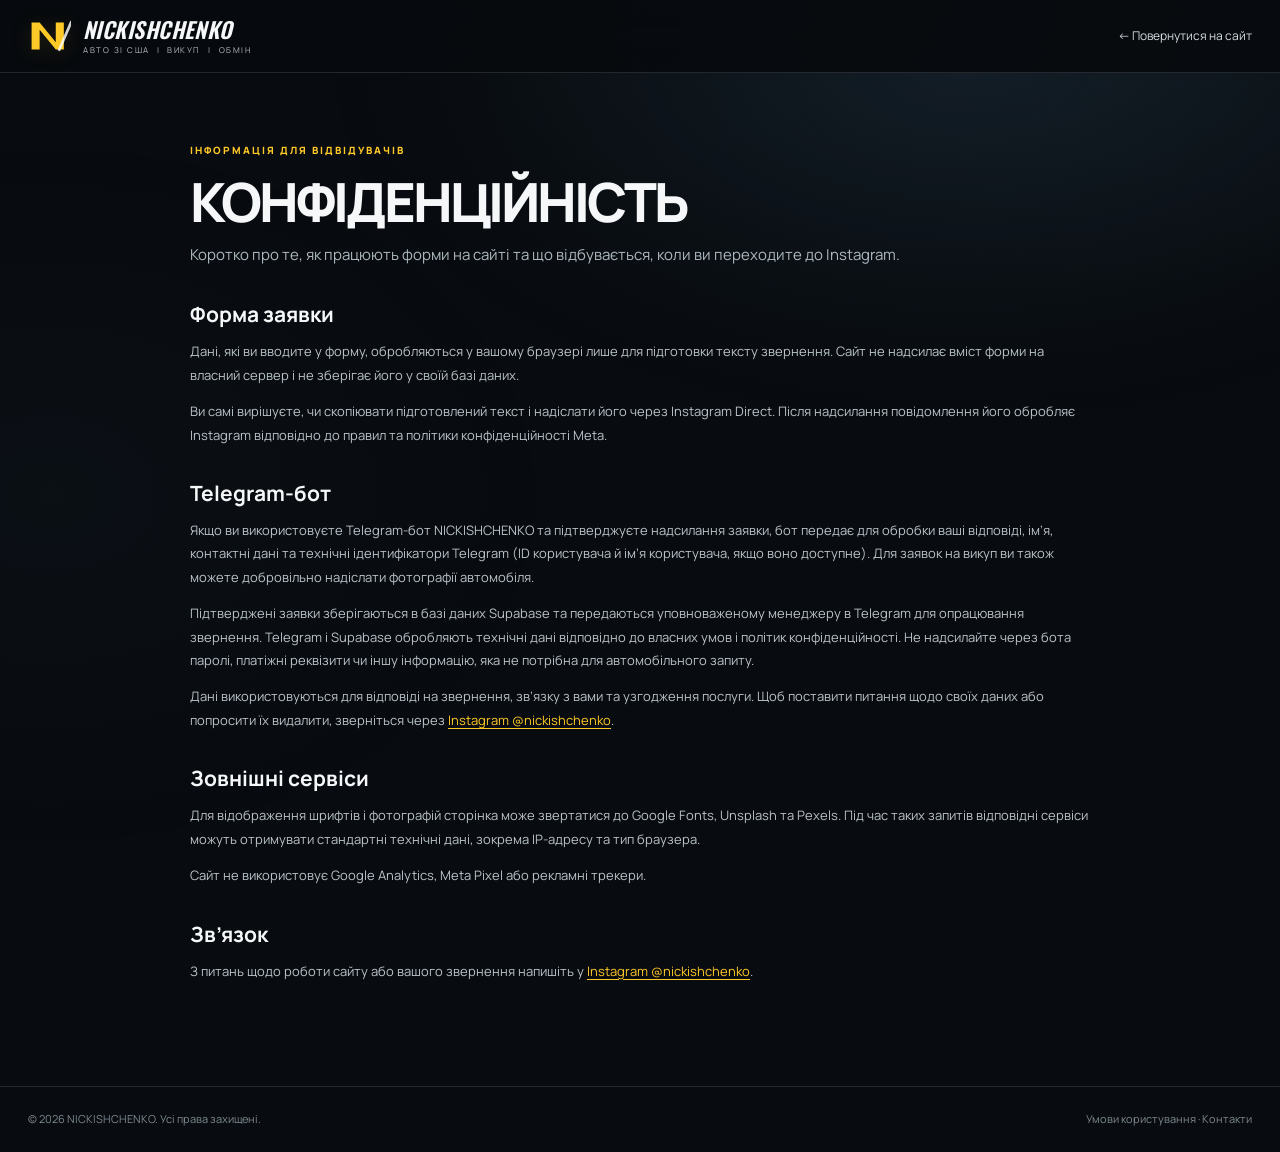
<file: privacy.html>
<!doctype html>
<html lang="uk">
<head>
  <meta charset="utf-8">
  <meta name="viewport" content="width=device-width, initial-scale=1">
  <meta name="theme-color" content="#080b0f">
  <meta name="robots" content="index,follow">
  <meta name="description" content="Як NICKISHCHENKO обробляє звернення через сайт і Telegram-бот.">
  <title>Конфіденційність — NICKISHCHENKO</title>
  <link rel="icon" href="assets/favicon.svg" type="image/svg+xml">
  <link rel="preconnect" href="https://fonts.googleapis.com">
  <link rel="preconnect" href="https://fonts.gstatic.com" crossorigin>
  <link href="https://fonts.googleapis.com/css2?family=Manrope:wght@400;500;600;700;800&family=Oswald:wght@500;600;700&display=swap" rel="stylesheet">
  <link rel="stylesheet" href="styles.css">
</head>
<body class="legal-page">
  <a class="skip-link" href="#legalMain">Перейти до основного вмісту</a>
  <header class="legal-header"><div class="wrap nav">
    <a class="brand" href="index.html#top" aria-label="NICKISHCHENKO — на головну"><svg class="brand-mark" aria-hidden="true" viewBox="0 0 48 42"><path d="M4 36V6h9l18 22V6h9v30h-9L13 14v22Z" fill="#ffc928"/><path d="M35 36 48 6" fill="none" stroke="#fff" stroke-width="3" stroke-linecap="square" opacity=".82"/></svg><span class="brand-copy"><span class="brand-name">NICKISHCHENKO</span><span class="brand-sub">АВТО ЗІ США&nbsp; | &nbsp;ВИКУП&nbsp; | &nbsp;ОБМІН</span></span></a>
    <a class="back-link" href="index.html#top">← Повернутися на сайт</a>
  </div></header>
  <main id="legalMain" class="legal-content">
    <div class="legal-kicker">Інформація для відвідувачів</div>
    <h1>Конфіденційність</h1>
    <p class="legal-lead">Коротко про те, як працюють форми на сайті та що відбувається, коли ви переходите до Instagram.</p>

    <h2>Форма заявки</h2>
    <p>Дані, які ви вводите у форму, обробляються у вашому браузері лише для підготовки тексту звернення. Сайт не надсилає вміст форми на власний сервер і не зберігає його у своїй базі даних.</p>
    <p>Ви самі вирішуєте, чи скопіювати підготовлений текст і надіслати його через Instagram Direct. Після надсилання повідомлення його обробляє Instagram відповідно до правил та політики конфіденційності Meta.</p>

    <h2>Telegram-бот</h2>
    <p>Якщо ви використовуєте Telegram-бот NICKISHCHENKO та підтверджуєте надсилання заявки, бот передає для обробки ваші відповіді, ім’я, контактні дані та технічні ідентифікатори Telegram (ID користувача й ім’я користувача, якщо воно доступне). Для заявок на викуп ви також можете добровільно надіслати фотографії автомобіля.</p>
    <p>Підтверджені заявки зберігаються в базі даних Supabase та передаються уповноваженому менеджеру в Telegram для опрацювання звернення. Telegram і Supabase обробляють технічні дані відповідно до власних умов і політик конфіденційності. Не надсилайте через бота паролі, платіжні реквізити чи іншу інформацію, яка не потрібна для автомобільного запиту.</p>
    <p>Дані використовуються для відповіді на звернення, зв’язку з вами та узгодження послуги. Щоб поставити питання щодо своїх даних або попросити їх видалити, зверніться через <a href="https://www.instagram.com/nickishchenko/" target="_blank" rel="noopener noreferrer">Instagram @nickishchenko</a>.</p>

    <h2>Зовнішні сервіси</h2>
    <p>Для відображення шрифтів і фотографій сторінка може звертатися до Google Fonts, Unsplash та Pexels. Під час таких запитів відповідні сервіси можуть отримувати стандартні технічні дані, зокрема IP-адресу та тип браузера.</p>
    <p>Сайт не використовує Google Analytics, Meta Pixel або рекламні трекери.</p>

    <h2>Зв’язок</h2>
    <p>З питань щодо роботи сайту або вашого звернення напишіть у <a href="https://www.instagram.com/nickishchenko/" target="_blank" rel="noopener noreferrer">Instagram @nickishchenko</a>.</p>
  </main>
  <footer class="legal-footer"><div class="wrap"><span>© <span id="legalYear">2026</span> NICKISHCHENKO. Усі права захищені.</span><span><a href="terms.html">Умови користування</a> · <a href="index.html#contacts">Контакти</a></span></div></footer>
  <script src="main.js" defer></script>
</body>
</html>
</file>
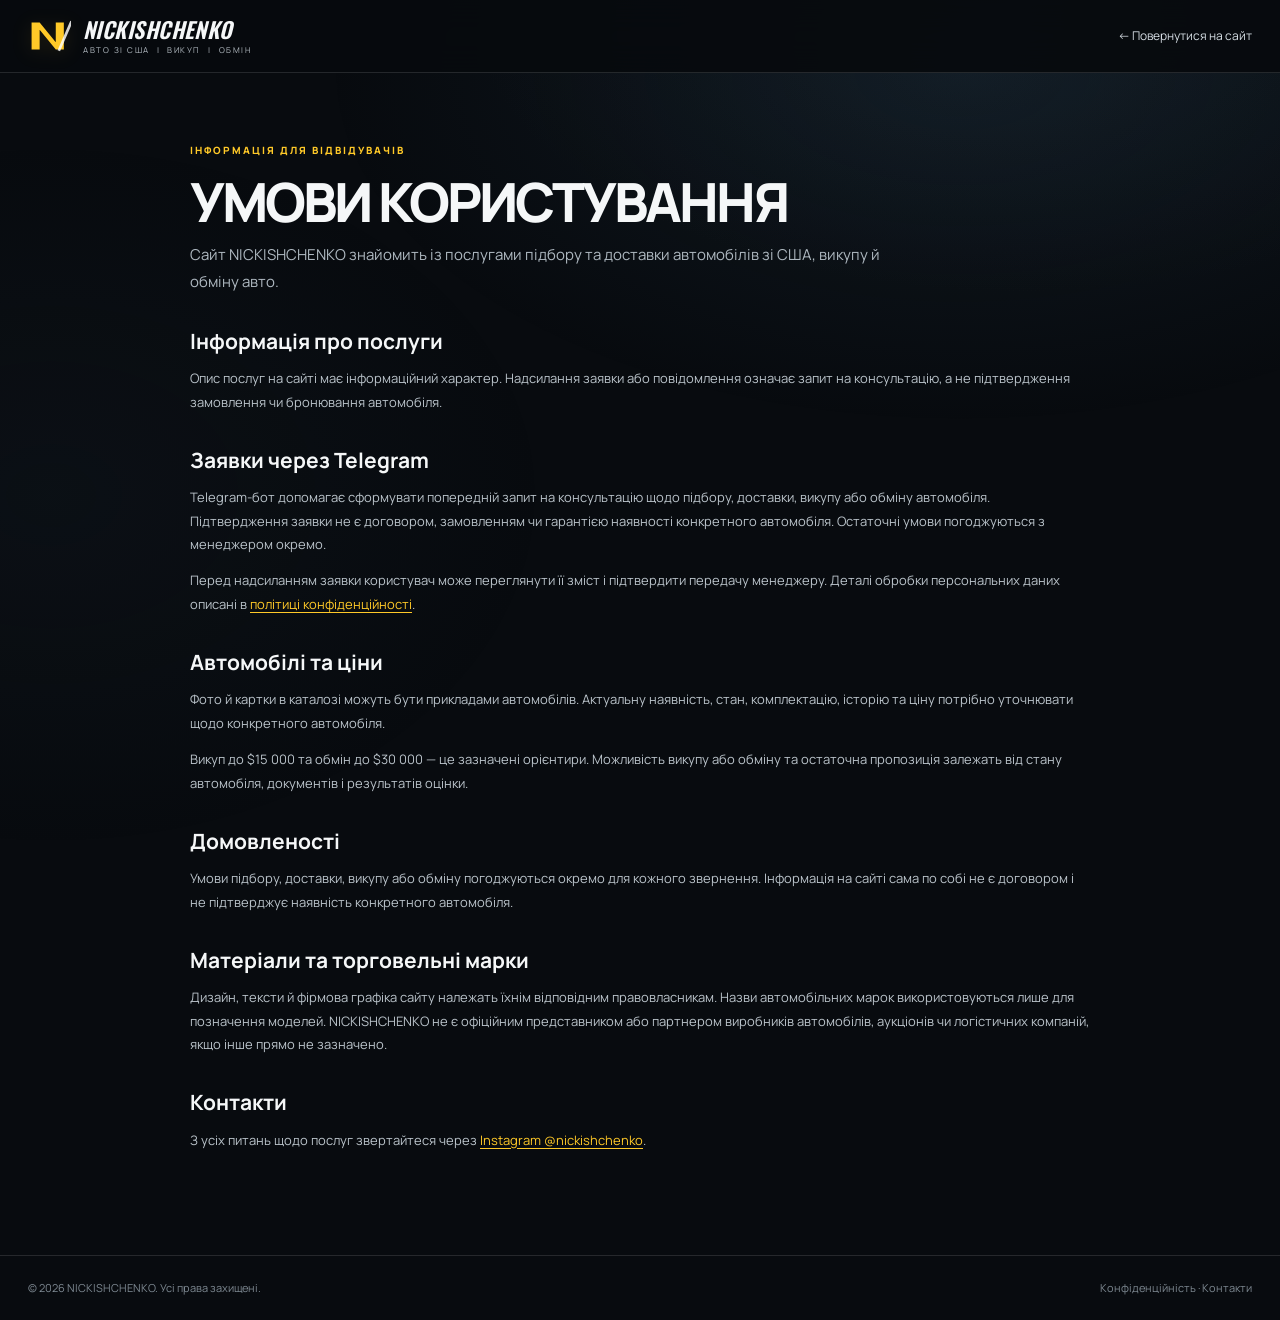
<file: terms.html>
<!doctype html>
<html lang="uk">
<head>
  <meta charset="utf-8">
  <meta name="viewport" content="width=device-width, initial-scale=1">
  <meta name="theme-color" content="#080b0f">
  <meta name="robots" content="index,follow">
  <meta name="description" content="Основні умови користування сайтом NICKISHCHENKO.">
  <title>Умови користування — NICKISHCHENKO</title>
  <link rel="icon" href="assets/favicon.svg" type="image/svg+xml">
  <link rel="preconnect" href="https://fonts.googleapis.com">
  <link rel="preconnect" href="https://fonts.gstatic.com" crossorigin>
  <link href="https://fonts.googleapis.com/css2?family=Manrope:wght@400;500;600;700;800&family=Oswald:wght@500;600;700&display=swap" rel="stylesheet">
  <link rel="stylesheet" href="styles.css">
</head>
<body class="legal-page">
  <a class="skip-link" href="#legalMain">Перейти до основного вмісту</a>
  <header class="legal-header"><div class="wrap nav">
    <a class="brand" href="index.html#top" aria-label="NICKISHCHENKO — на головну"><svg class="brand-mark" aria-hidden="true" viewBox="0 0 48 42"><path d="M4 36V6h9l18 22V6h9v30h-9L13 14v22Z" fill="#ffc928"/><path d="M35 36 48 6" fill="none" stroke="#fff" stroke-width="3" stroke-linecap="square" opacity=".82"/></svg><span class="brand-copy"><span class="brand-name">NICKISHCHENKO</span><span class="brand-sub">АВТО ЗІ США&nbsp; | &nbsp;ВИКУП&nbsp; | &nbsp;ОБМІН</span></span></a>
    <a class="back-link" href="index.html#top">← Повернутися на сайт</a>
  </div></header>
  <main id="legalMain" class="legal-content">
    <div class="legal-kicker">Інформація для відвідувачів</div>
    <h1>Умови користування</h1>
    <p class="legal-lead">Сайт NICKISHCHENKO знайомить із послугами підбору та доставки автомобілів зі США, викупу й обміну авто.</p>

    <h2>Інформація про послуги</h2>
    <p>Опис послуг на сайті має інформаційний характер. Надсилання заявки або повідомлення означає запит на консультацію, а не підтвердження замовлення чи бронювання автомобіля.</p>

    <h2>Заявки через Telegram</h2>
    <p>Telegram-бот допомагає сформувати попередній запит на консультацію щодо підбору, доставки, викупу або обміну автомобіля. Підтвердження заявки не є договором, замовленням чи гарантією наявності конкретного автомобіля. Остаточні умови погоджуються з менеджером окремо.</p>
    <p>Перед надсиланням заявки користувач може переглянути її зміст і підтвердити передачу менеджеру. Деталі обробки персональних даних описані в <a href="privacy.html">політиці конфіденційності</a>.</p>

    <h2>Автомобілі та ціни</h2>
    <p>Фото й картки в каталозі можуть бути прикладами автомобілів. Актуальну наявність, стан, комплектацію, історію та ціну потрібно уточнювати щодо конкретного автомобіля.</p>
    <p>Викуп до $15 000 та обмін до $30 000 — це зазначені орієнтири. Можливість викупу або обміну та остаточна пропозиція залежать від стану автомобіля, документів і результатів оцінки.</p>

    <h2>Домовленості</h2>
    <p>Умови підбору, доставки, викупу або обміну погоджуються окремо для кожного звернення. Інформація на сайті сама по собі не є договором і не підтверджує наявність конкретного автомобіля.</p>

    <h2>Матеріали та торговельні марки</h2>
    <p>Дизайн, тексти й фірмова графіка сайту належать їхнім відповідним правовласникам. Назви автомобільних марок використовуються лише для позначення моделей. NICKISHCHENKO не є офіційним представником або партнером виробників автомобілів, аукціонів чи логістичних компаній, якщо інше прямо не зазначено.</p>

    <h2>Контакти</h2>
    <p>З усіх питань щодо послуг звертайтеся через <a href="https://www.instagram.com/nickishchenko/" target="_blank" rel="noopener noreferrer">Instagram @nickishchenko</a>.</p>
  </main>
  <footer class="legal-footer"><div class="wrap"><span>© <span id="legalYear">2026</span> NICKISHCHENKO. Усі права захищені.</span><span><a href="privacy.html">Конфіденційність</a> · <a href="index.html#contacts">Контакти</a></span></div></footer>
  <script src="main.js" defer></script>
</body>
</html>
</file>
<file: styles.css>
:root{
      --bg:#080b0f;--panel:#10151b;--panel2:#151c24;--line:rgba(255,255,255,.12);
      --muted:#a8b0b8;--text:#f5f7f8;--yellow:#ffc928;--yellow2:#e9a900;
      --max:1280px;--radius:18px;--shadow:0 22px 70px rgba(0,0,0,.35);
    }
    *{box-sizing:border-box}
    html{scroll-behavior:smooth;scroll-padding-top:90px}
    body{margin:0;background:var(--bg);color:var(--text);font-family:Manrope,Arial,sans-serif;line-height:1.5;overflow-x:hidden}
    body:before{content:"";position:fixed;inset:0;pointer-events:none;z-index:-1;background:radial-gradient(900px 500px at 75% 8%,rgba(42,71,93,.2),transparent 70%),radial-gradient(700px 500px at 4% 55%,rgba(30,45,58,.15),transparent 70%)}
    a{color:inherit;text-decoration:none}button,input,select,textarea{font:inherit}button{cursor:pointer}
    .wrap{width:min(var(--max),calc(100% - 56px));margin-inline:auto}
    .eyebrow{display:flex;align-items:center;gap:10px;color:#d8dde2;font-size:11px;font-weight:800;letter-spacing:.19em;text-transform:uppercase}
    .eyebrow:before{content:"";width:28px;height:2px;background:var(--yellow)}
    .section{padding:90px 0;border-top:1px solid rgba(255,255,255,.055)}
    .section-head{display:flex;justify-content:space-between;align-items:end;gap:24px;margin-bottom:30px}
    .section-head h2{font-size:clamp(28px,4vw,44px);line-height:1.08;letter-spacing:-.04em;margin:10px 0 0;font-weight:800}
    .section-head p{max-width:460px;color:var(--muted);margin:0;font-size:14px}
    .accent{color:var(--yellow)}
    .btn{border:1px solid transparent;border-radius:10px;padding:14px 19px;display:inline-flex;align-items:center;justify-content:center;gap:12px;font-size:13px;font-weight:800;transition:transform .25s ease,background .25s ease,border-color .25s ease,box-shadow .25s ease;white-space:nowrap}
    .btn:hover{transform:translateY(-3px)}
    .btn-primary{background:var(--yellow);color:#11130f;box-shadow:0 8px 28px rgba(255,201,40,.16)}
    .btn-primary:hover{background:#ffdb69;box-shadow:0 12px 32px rgba(255,201,40,.24)}
    .btn-outline{border-color:rgba(255,255,255,.3);background:rgba(8,11,15,.38);color:white}
    .btn-outline:hover{border-color:var(--yellow);background:rgba(255,201,40,.07)}
    .arrow{font-size:18px;line-height:1}
    /* Header */
    .header{position:sticky;top:0;z-index:50;background:rgba(7,10,14,.88);backdrop-filter:blur(18px);border-bottom:1px solid rgba(255,255,255,.08)}
    .nav{height:76px;display:flex;align-items:center;justify-content:space-between;gap:24px}
    .brand{display:flex;align-items:center;gap:12px;min-width:245px}
    .brand-mark{display:block;width:43px;height:38px;flex:none;filter:drop-shadow(0 3px 10px rgba(255,201,40,.12))}
    .brand-copy{display:flex;flex-direction:column;align-items:flex-start;gap:5px;min-width:0}
    .brand-name{display:block;font-family:Oswald,Manrope,sans-serif;font-weight:600;font-style:italic;font-size:22px;letter-spacing:.02em;line-height:1}
    .brand-sub{display:block;font-size:8px;line-height:1.15;letter-spacing:.19em;color:#b5bdc5;margin-top:0;white-space:nowrap}
    .nav-links{display:flex;align-items:center;gap:25px;color:#d9dfe4;font-size:12px;font-weight:700}
    .nav-links a{position:relative;transition:color .2s}.nav-links a:after{content:"";position:absolute;left:0;right:100%;bottom:-10px;height:2px;background:var(--yellow);transition:right .25s}
    .nav-links a:hover{color:white}.nav-links a:hover:after{right:0}
    .nav-actions{display:flex;align-items:center;gap:12px}
    .insta{width:38px;height:38px;border:1px solid var(--line);border-radius:10px;display:grid;place-items:center;transition:.2s}
    .insta:hover{border-color:var(--yellow);color:var(--yellow)}
    .insta svg{width:17px;height:17px}
    .nav .btn{padding:12px 16px;font-size:12px}
    .menu-toggle{display:none;background:none;border:1px solid var(--line);color:white;border-radius:10px;width:42px;height:42px;font-size:22px}
    /* Hero */
    .hero{position:relative;min-height:650px;display:flex;align-items:center;isolation:isolate;overflow:hidden;border-bottom:1px solid var(--line)}
    .hero-photo{position:absolute;inset:0;z-index:0;background:#080b0f;transform:scale(1.015);animation:heroSettle 1.4s cubic-bezier(.2,.7,.2,1) both}
    .hero-video{position:absolute;inset:0;width:100%;height:100%;display:block;object-fit:cover;object-position:56% 52%;opacity:1;filter:saturate(.92) contrast(1.04)}
    .hero:before{content:"";position:absolute;inset:0;z-index:1;pointer-events:none;background:linear-gradient(90deg,rgba(5,8,12,.97) 0%,rgba(5,8,12,.86) 33%,rgba(5,8,12,.22) 68%,rgba(5,8,12,.05) 100%),linear-gradient(0deg,#080b0f 0%,transparent 28%,rgba(4,7,10,.15) 100%)}
    .hero-inner{padding:92px 0 110px;position:relative;z-index:2}
    .hero-copy{max-width:610px}
    .hero-kicker{display:inline-flex;align-items:center;gap:10px;border:1px solid rgba(255,255,255,.18);border-radius:50px;padding:8px 13px;background:rgba(8,11,15,.35);font-size:10px;letter-spacing:.16em;text-transform:uppercase;color:#e0e4e7}
    .hero-kicker b{width:6px;height:6px;border-radius:50%;background:var(--yellow);display:inline-block;box-shadow:0 0 12px var(--yellow)}
    h1{font-size:clamp(42px,6vw,76px);line-height:.98;letter-spacing:-.055em;margin:24px 0 18px;font-weight:800;text-transform:uppercase;max-width:680px}
    h1 span{color:var(--yellow)}
    .hero-lead{font-size:clamp(15px,1.5vw,18px);color:#c6cdd3;max-width:510px;margin:0 0 27px}
    .hero-points{display:flex;gap:25px;flex-wrap:wrap;margin:28px 0 32px}
    .hero-point{display:flex;align-items:center;gap:9px;font-size:12px;font-weight:700;color:#e9edf0}
    .hero-point svg{width:22px;height:22px;color:var(--yellow);flex:none}
    .hero-buttons{display:flex;gap:12px;flex-wrap:wrap}
    .hero-meta{position:absolute;right:0;bottom:34px;display:flex;align-items:center;gap:15px;color:#e0e5e9;font-size:10px;letter-spacing:.12em;text-transform:uppercase}
    .hero-meta .line{height:1px;width:52px;background:var(--yellow)}
    /* Service cards */
    .quick-services{position:relative;margin-top:-52px;z-index:3;display:grid;grid-template-columns:repeat(3,1fr);gap:14px}
    .service-card{position:relative;min-height:175px;border-radius:16px;overflow:hidden;border:1px solid rgba(255,255,255,.17);background:#151a20;isolation:isolate;transition:transform .35s,border-color .35s}
    .service-card:hover{transform:translateY(-6px);border-color:rgba(255,201,40,.65)}
    .service-card img{position:absolute;inset:0;width:100%;height:100%;object-fit:cover;z-index:-2;transition:transform .7s cubic-bezier(.2,.7,.2,1)}
    .service-card:hover img{transform:scale(1.06)}
    .service-card:after{content:"";position:absolute;inset:0;z-index:-1;background:linear-gradient(90deg,rgba(8,12,17,.97),rgba(8,12,17,.75) 46%,rgba(8,12,17,.08))}
    .service-content{position:relative;padding:25px 24px;max-width:75%;height:100%;display:flex;flex-direction:column;align-items:flex-start}
    .service-content h3{font-size:22px;line-height:1.1;margin:0 0 8px;letter-spacing:-.03em}
    .service-content p{font-size:12px;color:#d1d6da;margin:0;line-height:1.45}
    .service-content .mini-arrow{margin-top:auto;margin-top:18px;width:35px;height:35px;display:grid;place-items:center;border-radius:9px;background:var(--yellow);color:#111;font-size:18px;font-weight:800;transition:transform .2s}
    .service-card:hover .mini-arrow{transform:translateX(4px)}
    /* Catalog */
    .catalog{padding-top:100px}
    .catalog-tools{display:flex;align-items:center;gap:8px;flex-wrap:wrap;margin-bottom:22px}
    .filter{background:#10161d;color:#abb4bd;border:1px solid rgba(255,255,255,.12);border-radius:99px;padding:9px 15px;font-size:11px;font-weight:700;transition:.2s}
    .filter:hover,.filter.active{background:var(--yellow);color:#151515;border-color:var(--yellow)}
    .catalog-grid{display:grid;grid-template-columns:repeat(4,1fr);gap:14px}
    .car-card{overflow:hidden;border:1px solid rgba(255,255,255,.13);border-radius:15px;background:linear-gradient(155deg,#171e25,#0d1218);transition:transform .35s,border-color .35s;min-width:0}
    .car-card:hover{transform:translateY(-5px);border-color:rgba(255,201,40,.56)}
    .car-photo{height:180px;position:relative;overflow:hidden;background:#1a2027}
    .car-photo img{width:100%;height:100%;object-fit:cover;transition:transform .65s}
    .car-card:hover .car-photo img{transform:scale(1.06)}
    .car-tag{position:absolute;top:12px;left:12px;background:rgba(7,10,14,.78);backdrop-filter:blur(8px);border:1px solid rgba(255,255,255,.14);border-radius:99px;padding:6px 9px;font-size:9px;font-weight:800;color:#f4d16d;letter-spacing:.06em;text-transform:uppercase}
    .car-info{padding:15px 16px 17px}
    .car-title{font-size:17px;margin:0 0 4px;font-weight:800;letter-spacing:-.02em}
    .car-meta{display:flex;gap:7px;flex-wrap:wrap;color:#9ba5ae;font-size:10px}
    .car-price{display:flex;justify-content:space-between;align-items:center;margin-top:16px;padding-top:12px;border-top:1px solid rgba(255,255,255,.09)}
    .car-price strong{font-size:14px;color:var(--yellow)}.car-price span{font-size:10px;color:#aab2ba}
    .catalog-note{font-size:11px;color:#7f8992;margin:18px 0 0}
    /* Delivery */
    .delivery{position:relative;overflow:hidden;background:#0c1116}
    .delivery-bg{position:absolute;inset:0;background:url('https://images.unsplash.com/photo-1595900604598-4667e6437839?auto=format&fit=crop&w=1600&q=78') center/cover;opacity:.25;mix-blend-mode:screen}
    .delivery:after{content:"";position:absolute;inset:0;background:linear-gradient(90deg,#090d12 0%,rgba(9,13,18,.75) 60%,#090d12 100%),linear-gradient(0deg,#090d12,transparent 40%)}
    .delivery .wrap{position:relative;z-index:1}
    .delivery-intro{max-width:650px;margin-bottom:38px}
    .delivery-intro p{color:#aeb8c0;font-size:14px;margin:14px 0 0}
    .steps{display:grid;grid-template-columns:repeat(5,1fr);gap:12px;position:relative}
    .steps:before{content:"";position:absolute;left:6%;right:6%;top:25px;height:1px;background:linear-gradient(90deg,transparent,var(--yellow),rgba(255,201,40,.18),transparent)}
    .step{position:relative;padding-top:0;min-width:0}
    .step-icon{width:52px;height:52px;border-radius:14px;border:1px solid rgba(255,201,40,.38);background:#111820;display:grid;place-items:center;color:var(--yellow);font-size:21px;position:relative;z-index:1;box-shadow:0 0 0 8px rgba(10,14,19,.7)}
    .step-no{font-family:Oswald,sans-serif;font-size:13px;color:var(--yellow);margin:17px 0 3px;letter-spacing:.08em}
    .step h3{font-size:15px;margin:0 0 7px}.step p{font-size:11px;color:#aab4bc;margin:0;max-width:185px;line-height:1.55}
    /* appraisal */
    .appraisal-grid{display:grid;grid-template-columns:.85fr 1.15fr;gap:16px}
    .appraisal-visual{min-height:330px;border-radius:var(--radius);overflow:hidden;position:relative;background:url('https://images.pexels.com/photos/6453067/pexels-photo-6453067.jpeg?auto=compress&cs=tinysrgb&w=1440') center/cover;border:1px solid var(--line)}
    .appraisal-visual:after{content:"";position:absolute;inset:0;background:linear-gradient(0deg,rgba(5,8,12,.95),rgba(5,8,12,.02) 72%),linear-gradient(90deg,rgba(5,8,12,.3),transparent)}
    .appraisal-label{position:absolute;z-index:1;left:25px;bottom:25px;max-width:280px}
    .appraisal-label h3{font-size:24px;line-height:1.1;margin:0 0 9px}.appraisal-label p{font-size:12px;color:#c0c7ce;margin:0}
    .form-panel{border:1px solid var(--line);background:linear-gradient(145deg,#171e25,#0e1319);border-radius:var(--radius);padding:30px}
    .form-panel h3{font-size:25px;margin:0 0 8px}.form-panel>p{color:#aab4bd;font-size:12px;margin:0 0 24px}
    .form-grid{display:grid;grid-template-columns:1fr 1fr;gap:13px}
    .field{display:flex;flex-direction:column;gap:7px}.field.full{grid-column:1/-1}
    .field label{font-size:10px;font-weight:800;color:#d0d6dc;letter-spacing:.04em}
    .field input,.field select,.field textarea{width:100%;border:1px solid rgba(255,255,255,.14);border-radius:9px;background:#0b1016;color:white;padding:12px 13px;font-size:12px;outline:none;transition:border-color .2s,box-shadow .2s}
    .field input:focus,.field select:focus,.field textarea:focus{border-color:var(--yellow);box-shadow:0 0 0 3px rgba(255,201,40,.1)}
    .field input::placeholder,.field textarea::placeholder{color:#707b85}.field select option{background:#10161d}
    .field textarea{resize:vertical;min-height:82px}
    .form-foot{display:flex;align-items:center;justify-content:space-between;gap:12px;margin-top:17px}.privacy{font-size:10px;color:#7e8992;max-width:220px}
    /* Why */
    .benefits-grid{display:grid;grid-template-columns:repeat(4,1fr);gap:12px}
    .benefit{padding:22px;border:1px solid var(--line);border-radius:14px;background:linear-gradient(150deg,rgba(255,255,255,.045),rgba(255,255,255,.01));transition:transform .3s,border-color .3s}
    .benefit:hover{transform:translateY(-5px);border-color:rgba(255,201,40,.5)}
    .benefit-icon{width:42px;height:42px;border-radius:12px;background:rgba(255,201,40,.1);color:var(--yellow);display:grid;place-items:center;font-size:20px;margin-bottom:18px}
    .benefit h3{font-size:15px;margin:0 0 7px}.benefit p{font-size:11px;color:#9da7b0;margin:0;line-height:1.6}
    /* Social proof */
    .social-proof{display:grid;grid-template-columns:1.1fr .9fr;gap:18px;align-items:stretch}
    .proof-main{padding:32px;border:1px solid var(--line);border-radius:var(--radius);background:linear-gradient(135deg,#171e25,#0e1318)}
    .proof-main h2{font-size:32px;line-height:1.08;margin:12px 0}.proof-main p{font-size:13px;color:#aab4bd;max-width:510px}
    .proof-side{border-radius:var(--radius);border:1px solid var(--line);padding:28px;background:linear-gradient(145deg,rgba(255,201,40,.12),rgba(255,255,255,.025));display:flex;flex-direction:column;justify-content:space-between}
    .proof-side strong{font-family:Oswald,sans-serif;font-size:34px;color:var(--yellow)}.proof-side p{font-size:12px;color:#aeb8c0;margin:0}
    .social-link{display:inline-flex;align-items:center;gap:10px;color:var(--yellow);font-weight:800;font-size:12px;margin-top:19px}
    /* FAQ */
    .faq-list{border-top:1px solid var(--line)}.faq-item{border-bottom:1px solid var(--line)}
    .faq-question{width:100%;background:none;border:0;color:white;padding:20px 0;display:flex;justify-content:space-between;align-items:center;text-align:left;font-size:14px;font-weight:800;cursor:pointer;list-style:none}.faq-question::-webkit-details-marker{display:none}.faq-question::marker{content:""}
    .faq-question span:last-child{font-size:21px;color:var(--yellow);transition:transform .25s}.faq-item[open] .faq-question span:last-child{transform:rotate(45deg)}.faq-item:not([open])>.faq-answer{display:none}.faq-answer{display:grid;grid-template-rows:1fr;opacity:1;transition:opacity .25s ease}.faq-answer p{color:#aab4bd;font-size:12px;margin:0;padding:0 42px 20px 0;max-width:800px}
    /* Footer */
    .footer{position:relative;padding:65px 0 26px;border-top:1px solid var(--line);overflow:hidden;background:linear-gradient(90deg,#090d12,#131b22)}
    .footer:before{content:"";position:absolute;inset:0;background:url('https://images.unsplash.com/photo-1635990215241-4d2805d729bb?auto=format&fit=crop&fm=jpg&ixlib=rb-4.1.0&q=85&w=3840') center 67%/cover;opacity:.14;filter:grayscale(.3)}
    .footer .wrap{position:relative;z-index:1}
    .footer-top{display:flex;justify-content:space-between;align-items:center;gap:30px;padding-bottom:42px}
    .footer-top h2{font-size:clamp(28px,4vw,43px);line-height:1.05;margin:12px 0;max-width:560px}.footer-top p{font-size:12px;color:#aab4bd;margin:0}
    .footer-actions{display:flex;gap:10px;flex-wrap:wrap}
    .footer-bottom{display:flex;justify-content:space-between;gap:20px;padding-top:22px;border-top:1px solid rgba(255,255,255,.12);color:#7d8790;font-size:10px}
    /* Modal */
    .modal{position:fixed;inset:0;z-index:100;display:none;align-items:center;justify-content:center;padding:20px;background:rgba(0,0,0,.76);backdrop-filter:blur(9px)}
    .modal.open{display:flex;animation:fadeIn .2s ease}
    .modal-card{width:min(560px,100%);max-height:92vh;overflow:auto;position:relative;border:1px solid rgba(255,255,255,.17);border-radius:18px;background:#111820;box-shadow:var(--shadow);padding:30px;animation:modalIn .3s ease}
    .modal-close{position:absolute;right:16px;top:14px;background:none;border:0;color:#aab4bd;font-size:26px}.modal-card h2{font-size:27px;line-height:1.1;margin:8px 35px 8px 0}.modal-card>p{font-size:12px;color:#aab4bd;margin:0 0 22px}
    .modal-result{display:none;border:1px solid rgba(255,201,40,.35);background:rgba(255,201,40,.07);padding:17px;border-radius:12px;margin-top:15px}.modal-result.show{display:block}.modal-result p{font-size:12px;color:#e5e9ec;margin:0 0 12px}.message-preview{font-size:11px;line-height:1.6;color:#c0c8cf;white-space:pre-wrap;max-height:130px;overflow:auto;margin-bottom:12px}
    /* Scroll and motion */
    .reveal{opacity:1;transform:none}.js .reveal{opacity:0;transform:translateY(24px);transition:opacity .7s ease,transform .7s cubic-bezier(.2,.7,.2,1)}.js .reveal.visible{opacity:1;transform:translateY(0)}
    @keyframes heroSettle{from{transform:scale(1.07);filter:brightness(.7)}to{transform:scale(1.015);filter:brightness(1)}}
    @keyframes fadeIn{from{opacity:0}to{opacity:1}}@keyframes modalIn{from{opacity:0;transform:translateY(18px) scale(.98)}to{opacity:1;transform:translateY(0) scale(1)}}
    @media (prefers-reduced-motion:reduce){*,*:before,*:after{scroll-behavior:auto!important;animation-duration:.01ms!important;animation-iteration-count:1!important;transition-duration:.01ms!important}.reveal{opacity:1;transform:none}}
    /* Responsive */
    @media(max-width:1050px){.nav-links{gap:15px}.brand{min-width:210px}.brand-name{font-size:19px}.catalog-grid{grid-template-columns:repeat(2,1fr)}.car-photo{height:220px}.appraisal-grid{grid-template-columns:.8fr 1.2fr}}
    @media(max-width:800px){.wrap{width:min(100% - 34px,var(--max))}.section{padding:68px 0}.nav{height:68px}.nav-links{display:none;position:absolute;left:0;right:0;top:68px;background:rgba(7,10,14,.98);border-bottom:1px solid var(--line);padding:18px 25px 24px;flex-direction:column;align-items:flex-start;gap:20px}.nav-links.open{display:flex}.nav-links a:after{display:none}.menu-toggle{display:block}.nav-actions>.insta,.nav-actions>.btn{display:none}.brand{min-width:0}.hero{min-height:610px}.hero-photo{background-position:59% center}.hero-video{object-position:56% center}.hero:before{background:linear-gradient(90deg,rgba(5,8,12,.93),rgba(5,8,12,.52) 75%,rgba(5,8,12,.2)),linear-gradient(0deg,#080b0f 0%,transparent 45%)}.hero-inner{padding:95px 0 130px}.hero-copy{max-width:540px}.hero-meta{display:none}.quick-services{grid-template-columns:1fr;margin-top:-70px}.service-card{min-height:145px}.service-content{padding:21px 20px}.service-content h3{font-size:20px}.section-head{align-items:flex-start;flex-direction:column}.section-head p{max-width:100%}.steps{grid-template-columns:repeat(5,minmax(145px,1fr));overflow-x:auto;padding:5px 2px 18px}.steps:before{display:none}.appraisal-grid{grid-template-columns:1fr}.appraisal-visual{min-height:250px}.benefits-grid{grid-template-columns:repeat(2,1fr)}.social-proof{grid-template-columns:1fr}.footer-top{align-items:flex-start;flex-direction:column}.footer-bottom{flex-direction:column}.delivery{overflow:hidden}}
    @media(max-width:520px){.wrap{width:calc(100% - 28px)}.brand-mark{width:36px;height:32px}.brand-name{font-size:17px}.brand-sub{font-size:6.5px;letter-spacing:.15em}.hero{min-height:590px}.hero-inner{padding:88px 0 125px}h1{font-size:43px}.hero-lead{font-size:14px;max-width:360px}.hero-points{gap:13px;margin:23px 0 26px}.hero-point{font-size:10px}.hero-buttons{display:grid;grid-template-columns:1fr}.hero-buttons .btn{width:100%}.quick-services{gap:9px}.service-card{min-height:135px}.service-content{max-width:80%;padding:17px}.service-content h3{font-size:18px}.service-content p{font-size:11px}.catalog{padding-top:75px}.catalog-grid{grid-template-columns:1fr 1fr;gap:9px}.car-photo{height:132px}.car-info{padding:11px}.car-title{font-size:13px}.car-meta{font-size:9px}.car-price{margin-top:11px;padding-top:9px}.car-price strong{font-size:12px}.car-price span{font-size:8px}.catalog-tools{gap:6px}.filter{padding:8px 11px;font-size:10px}.form-panel{padding:20px}.form-panel h3{font-size:22px}.form-grid{grid-template-columns:1fr}.field.full{grid-column:auto}.form-foot{align-items:flex-start;flex-direction:column}.form-foot .btn{width:100%}.benefits-grid{grid-template-columns:1fr 1fr;gap:8px}.benefit{padding:16px}.benefit h3{font-size:13px}.benefit p{font-size:10px}.proof-main,.proof-side{padding:22px}.proof-main h2{font-size:27px}.footer-actions{width:100%}.footer-actions .btn{flex:1}.modal-card{padding:23px 18px}.modal-card h2{font-size:24px}}
  

/* ---------- Production polish: responsive, accessible and performance-safe ---------- */
:root{color-scheme:dark;--header-height:76px;--focus-ring:0 0 0 3px rgba(255,201,40,.38)}
html{scroll-padding-top:calc(var(--header-height) + 14px);text-size-adjust:100%;-webkit-text-size-adjust:100%}
body{min-width:320px;-webkit-font-smoothing:antialiased;text-rendering:optimizeLegibility}
img,video{max-width:100%}
img{height:auto}
button,a,input,select,textarea{-webkit-tap-highlight-color:transparent}
button:focus-visible,a:focus-visible,input:focus-visible,select:focus-visible,textarea:focus-visible{outline:0;box-shadow:var(--focus-ring)}
button:disabled{opacity:.55;cursor:not-allowed}
::selection{background:rgba(255,201,40,.92);color:#0b0d10}
.skip-link{position:fixed;top:10px;left:10px;z-index:1000;transform:translateY(-160%);padding:12px 16px;border-radius:9px;background:var(--yellow);color:#141414;font-weight:800;font-size:13px;transition:transform .2s}
.skip-link:focus{transform:translateY(0)}
.scroll-progress{appearance:none;-webkit-appearance:none;position:fixed;left:0;top:0;width:100%;height:3px;z-index:1001;pointer-events:none;border:0;border-radius:0;background:rgba(255,255,255,.04)}
.scroll-progress::-webkit-progress-bar{background:rgba(255,255,255,.04)}
.scroll-progress::-webkit-progress-value{background:linear-gradient(90deg,#ffdb69,var(--yellow),#e8a900);box-shadow:0 0 14px rgba(255,201,40,.45)}
.scroll-progress::-moz-progress-bar{background:linear-gradient(90deg,#ffdb69,var(--yellow),#e8a900);box-shadow:0 0 14px rgba(255,201,40,.45)}
.top-anchor{display:block;position:relative;top:calc(-1 * var(--header-height));height:0;scroll-margin-top:var(--header-height)}
.header{isolation:isolate}
.nav-links a[aria-current="location"]{color:var(--yellow)}
.nav-links a[aria-current="location"]:after{right:0}
.menu-toggle{min-width:44px;min-height:44px;display:none;align-items:center;justify-content:center}
.hero{min-height:clamp(600px,calc(100svh - var(--header-height)),790px)}
.hero-photo{background-image:url("assets/hero-poster.webp");background-position:56% 52%;background-size:cover}
.hero-video{object-fit:cover;object-position:56% 52%;background:#080b0f}
.hero:before{pointer-events:none}
.hero-copy>*{animation:heroEnter .72s cubic-bezier(.18,.7,.2,1) both}
.hero-copy>*:nth-child(1){animation-delay:.04s}.hero-copy>*:nth-child(2){animation-delay:.12s}.hero-copy>*:nth-child(3){animation-delay:.2s}.hero-copy>*:nth-child(4){animation-delay:.28s}.hero-copy>*:nth-child(5){animation-delay:.36s}
@keyframes heroEnter{from{opacity:0;transform:translate3d(0,18px,0)}to{opacity:1;transform:translate3d(0,0,0)}}
.delivery-title{font-size:clamp(30px,4.5vw,48px);line-height:1.05;letter-spacing:-.04em;margin:12px 0 0}
.play-icon{font-size:17px;line-height:1}
.field-hint{font-size:10px;color:#7f8992;margin-top:-3px}
.field input:invalid:not(:placeholder-shown){border-color:#c77b68}
.field input:focus-visible,.field select:focus-visible,.field textarea:focus-visible{outline:2px solid var(--yellow);outline-offset:2px}
.modal{overscroll-behavior:contain}
.modal-card{overscroll-behavior:contain;scrollbar-gutter:stable}
.modal-close{width:42px;height:42px;display:grid;place-items:center;border-radius:9px}
.modal-close:hover{color:var(--yellow);background:rgba(255,255,255,.06)}
.modal-result{scroll-margin:18px}
.faq-question{min-height:58px;gap:16px}
.faq-question span:first-child{padding-right:8px}
.car-photo img,.service-card img{display:block}
.car-photo{aspect-ratio:16/10;height:auto}
.service-card{min-height:178px}
.service-card img{object-position:center}
.catalog-grid{align-items:stretch}
.car-card{display:flex;flex-direction:column}
.car-info{display:flex;flex-direction:column;flex:1}
.car-price{margin-top:auto}
.footer-bottom a{color:#c0c7ce}
.footer-bottom a:hover{color:var(--yellow)}
/* Lower motion for touch devices; keep feedback but avoid large hover jumps. */
@media(hover:none){.btn:hover,.service-card:hover,.car-card:hover,.benefit:hover{transform:none}.service-card:hover img,.car-card:hover .car-photo img{transform:none}}
@media(max-width:1100px){.wrap{width:min(var(--max),calc(100% - 42px))}.nav{gap:14px}.brand{min-width:205px}.nav-links{gap:14px;font-size:11px}.nav-actions{gap:8px}.nav .btn{padding:11px 12px}.hero-copy{max-width:560px}}
@media(max-width:980px){:root{--header-height:68px}.nav{height:68px}.nav-links{display:none;position:absolute;left:0;right:0;top:68px;background:rgba(7,10,14,.98);border-bottom:1px solid var(--line);padding:20px max(22px,calc((100% - 720px)/2)) 24px;flex-direction:column;align-items:stretch;gap:0;box-shadow:0 24px 36px rgba(0,0,0,.3)}.nav-links.open{display:flex;animation:menuDrop .22s ease both}.nav-links a{padding:13px 0;border-bottom:1px solid rgba(255,255,255,.07);font-size:13px}.nav-links a:last-child{border-bottom:0}.nav-links a:after{display:none}.nav-actions>.insta,.nav-actions>.btn{display:none}.menu-toggle{display:flex}.catalog-grid{grid-template-columns:repeat(2,minmax(0,1fr))}.steps{grid-template-columns:repeat(5,minmax(160px,1fr));overflow-x:auto;scroll-snap-type:x mandatory;scrollbar-width:thin;scrollbar-color:var(--yellow) rgba(255,255,255,.08);padding:5px 4px 18px}.step{scroll-snap-align:start}.steps:before{display:none}}
@keyframes menuDrop{from{opacity:0;transform:translateY(-8px)}to{opacity:1;transform:translateY(0)}}
@media(max-width:680px){.wrap{width:calc(100% - 32px)}.section{padding:60px 0}.section-head{margin-bottom:23px}.section-head h2{font-size:clamp(26px,7vw,36px)}.section-head p{font-size:13px}.hero{min-height:610px;min-height:min(720px,calc(100svh - 68px + 70px))}.hero-inner{padding:82px 0 115px}.hero-video{object-position:64% center}.hero:before{background:linear-gradient(90deg,rgba(5,8,12,.94),rgba(5,8,12,.70) 58%,rgba(5,8,12,.30)),linear-gradient(0deg,#080b0f 0%,transparent 47%)}h1{font-size:clamp(38px,9.5vw,54px);max-width:560px}.hero-lead{max-width:460px}.hero-points{gap:14px}.hero-point{font-size:10px}.hero-meta{display:none}.quick-services{margin-top:-54px;grid-template-columns:1fr;gap:10px}.service-card{min-height:142px}.service-content{padding:19px 18px;max-width:78%}.service-content h3{font-size:19px}.catalog{padding-top:76px}.catalog-grid{gap:10px}.car-photo{aspect-ratio:1.25}.car-info{padding:11px}.car-title{font-size:14px}.car-meta{font-size:9px}.car-price{padding-top:9px}.car-price strong{font-size:12px}.car-price span{font-size:9px}.appraisal-grid{grid-template-columns:1fr}.appraisal-visual{min-height:235px}.form-panel{padding:22px}.form-grid{grid-template-columns:1fr}.field.full{grid-column:auto}.form-foot{align-items:stretch;flex-direction:column}.form-foot .btn{width:100%}.benefits-grid{grid-template-columns:repeat(2,minmax(0,1fr));gap:9px}.benefit{padding:16px}.social-proof{grid-template-columns:1fr}.proof-main,.proof-side{padding:24px}.proof-main h2{font-size:28px}.footer-top{align-items:flex-start;flex-direction:column;padding-bottom:30px}.footer-actions{width:100%}.footer-actions .btn{flex:1}.footer-bottom{flex-wrap:wrap;flex-direction:column;gap:10px}.modal{padding:12px;align-items:flex-end}.modal-card{max-height:min(88svh,760px);padding:24px 18px calc(20px + env(safe-area-inset-bottom))}.delivery-title{font-size:clamp(30px,8vw,42px)}}
@media(max-width:380px){.wrap{width:calc(100% - 24px)}.brand{gap:8px}.brand-name{font-size:15px}.brand-sub{font-size:5.8px;letter-spacing:.12em}.hero-inner{padding-top:72px}h1{font-size:37px}.hero-buttons .btn{white-space:normal}.catalog-grid{grid-template-columns:1fr}.car-photo{aspect-ratio:16/9}.benefits-grid{grid-template-columns:1fr 1fr}.service-content{max-width:86%}.service-content h3{font-size:18px}}
@media(max-height:620px) and (min-width:681px){.hero{min-height:560px}.hero-inner{padding-block:70px 90px}}
@media(prefers-reduced-motion:reduce){html{scroll-behavior:auto!important}*,*:before,*:after{animation-duration:.01ms!important;animation-iteration-count:1!important;transition-duration:.01ms!important;scroll-behavior:auto!important}.hero-copy>*{animation:none!important}.hero-video{display:none!important}.reveal,.js .reveal{opacity:1!important;transform:none!important}}

img.image-unavailable{visibility:hidden}
.car-photo,.service-card{background-color:#121820}

[hidden]{display:none!important}
@media(max-width:680px){.hero-photo{background-image:url("assets/hero-poster-mobile.webp");background-position:60% center}}

body.modal-open{overflow:hidden}
.clipboard-fallback{position:fixed!important;left:-9999px!important;top:0!important;width:1px!important;height:1px!important;opacity:0!important;pointer-events:none!important}

.filter{min-height:40px}
@media(max-width:520px){.brand-sub{font-size:7.2px}}
@media(max-width:380px){.brand-sub{font-size:6.5px}}

/* Keep the responsive poster visible whenever video playback is unavailable or intentionally disabled. */
.hero.video-static .hero-video{display:none}

/* No-JavaScript fallback: keep navigation reachable and make the static layout readable. */
@media(max-width:980px){
  html:not(.js) .nav{height:auto;min-height:68px;padding-block:12px;flex-wrap:wrap}
  html:not(.js) .nav-links{display:flex;position:static;flex:1 0 100%;padding:8px 0 0;background:transparent;border:0;box-shadow:none;flex-direction:row;flex-wrap:wrap;align-items:center;gap:12px 18px}
  html:not(.js) .nav-links a{padding:6px 0;border:0}
  html:not(.js) .menu-toggle{display:none}
}


/* ---------- Signature brand loader, legal pages and final accessibility polish ---------- */
.brand-mark{width:43px;height:38px;flex:none;display:block}
.legal-links{display:flex;gap:16px;flex-wrap:wrap}
.legal-links a{color:#abb5be;text-decoration:underline;text-decoration-color:rgba(255,255,255,.2);text-underline-offset:3px}
.legal-links a:hover{color:var(--yellow);text-decoration-color:var(--yellow)}
.privacy a{color:#e0bd54;text-decoration:underline;text-underline-offset:2px}
.faq-question{cursor:pointer}
.faq-item[open] .faq-answer{animation:faqReveal .28s ease both}
@keyframes faqReveal{from{opacity:0;transform:translateY(-5px)}to{opacity:1;transform:translateY(0)}}
.site-loader{position:fixed;inset:0;z-index:2000;display:grid;place-items:center;padding:24px;background:radial-gradient(ellipse at 50% 42%,#16212a 0%,#0b1016 48%,#06090d 100%);opacity:1;visibility:visible;transition:opacity .55s ease,visibility .55s ease}
.site-loader.is-hidden{opacity:0;visibility:hidden;pointer-events:none}
.loader-inner{width:min(720px,100%);display:flex;align-items:center;flex-direction:column;text-align:center}
.loader-brand{display:flex;align-items:center;gap:13px;margin-bottom:10px}
.loader-brand-mark{width:53px;height:46px;filter:drop-shadow(0 0 16px rgba(255,201,40,.2))}
.loader-brand strong{display:block;font-family:Oswald,Manrope,sans-serif;font-size:clamp(22px,4vw,30px);font-style:italic;letter-spacing:.015em;line-height:1}
.loader-brand small{display:block;color:#9ba6ae;font-size:8px;letter-spacing:.2em;margin-top:7px}
.loader-scene{display:block;width:min(620px,100%);height:auto;overflow:visible;margin:2px auto -2px}
.loader-ship{transform-origin:50% 100%;animation:shipSail 4s ease-in-out infinite}
.loader-waves{animation:waveDrift 5s linear infinite}
.loader-caption{margin:10px 0 15px;color:#aeb8c0;font-size:9px;font-weight:800;letter-spacing:.23em}
.loader-track{position:relative;width:min(270px,72vw);height:2px;background:rgba(255,255,255,.12);overflow:hidden}
.loader-track span{display:block;width:38%;height:100%;background:linear-gradient(90deg,transparent,#ffc928,#fff1b9,transparent);box-shadow:0 0 14px rgba(255,201,40,.45);animation:loaderSweep 1.45s ease-in-out infinite}
@keyframes shipSail{0%,100%{transform:translate3d(-5px,2px,0) rotate(-.25deg)}50%{transform:translate3d(5px,-5px,0) rotate(.25deg)}}
@keyframes waveDrift{from{transform:translateX(-22px)}to{transform:translateX(22px)}}
@keyframes loaderSweep{0%{transform:translateX(-120%)}100%{transform:translateX(360%)}}
html:not(.js) #siteLoader{display:none}
html:not(.js) body.is-loading{overflow:auto}
body.is-loading{overflow:hidden}

/* Legal-document layout shares the main visual identity without loading the hero video. */
.legal-page{min-height:100vh;background:radial-gradient(800px 420px at 80% 0%,rgba(49,73,89,.18),transparent 70%),var(--bg)}
.legal-header{position:sticky;top:0;z-index:50;background:rgba(7,10,14,.92);backdrop-filter:blur(16px);border-bottom:1px solid var(--line)}
.legal-header .nav{height:72px}
.legal-header .back-link{font-size:12px;color:#d7dfe5}
.legal-header .back-link:hover{color:var(--yellow)}
.legal-content{width:min(900px,calc(100% - 40px));margin:0 auto;padding:70px 0 90px}
.legal-kicker{color:var(--yellow);font-size:10px;font-weight:800;letter-spacing:.2em;text-transform:uppercase}
.legal-content h1{font-size:clamp(34px,6vw,54px);line-height:1.04;max-width:none;margin:15px 0 12px}
.legal-content .legal-lead{font-size:15px;color:#aeb8c0;max-width:740px;margin:0 0 34px}
.legal-content h2{font-size:21px;line-height:1.2;margin:34px 0 12px}
.legal-content h3{font-size:15px;margin:22px 0 8px}
.legal-content p,.legal-content li{font-size:13px;line-height:1.8;color:#bac3ca}
.legal-content ul{padding-left:22px}
.legal-content a{color:var(--yellow);text-decoration:underline;text-underline-offset:3px;overflow-wrap:anywhere}
.legal-alert{padding:18px 20px;border:1px solid rgba(255,201,40,.38);border-radius:12px;background:rgba(255,201,40,.07);margin:24px 0}
.legal-alert p{margin:0;color:#f0e1b4}
.legal-meta{font-size:11px!important;color:#77838d!important;margin:0 0 32px}
.legal-content .legal-divider{height:1px;background:var(--line);margin:32px 0}
.legal-footer{border-top:1px solid var(--line);padding:24px 0;color:#7e8992;font-size:11px}
.legal-footer .wrap{display:flex;justify-content:space-between;gap:14px;flex-wrap:wrap}
@media(max-width:520px){.brand-mark{width:36px;height:32px}}
@media(max-width:680px){.legal-content{padding:48px 0 65px;width:calc(100% - 32px)}.legal-content h1{font-size:36px}.legal-header .brand-name{font-size:18px}.legal-links{gap:10px}.loader-scene{width:min(520px,110%)}.loader-caption{font-size:8px;letter-spacing:.15em}}
@media(prefers-reduced-motion:reduce){.loader-ship,.loader-waves,.loader-track span{animation:none!important}.site-loader{transition:none!important}.faq-item[open] .faq-answer{animation:none}}
</file>
